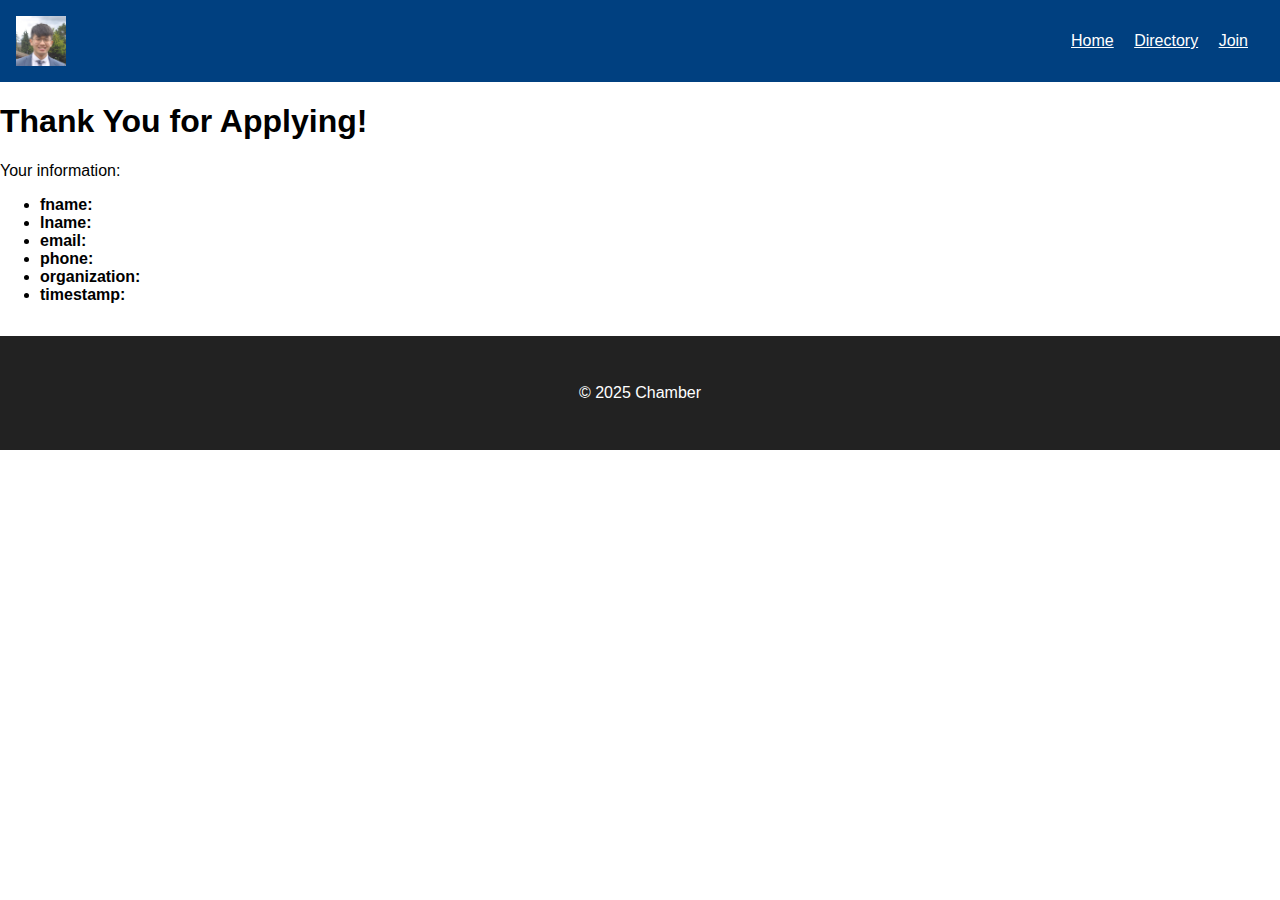
<file: chamber/thankyou.html>
<!DOCTYPE html>
<html lang="en">
<head>
<meta charset="UTF-8">
<meta name="viewport" content="width=device-width, initial-scale=1.0">
<title>Thank You!</title>

<link rel="stylesheet" href="styles/styles.css">
<script defer src="scripts/thankyou.js"></script>
</head>

<body>

<header>
  <img class="logo" src="images/logo.png">
  <nav>
    <a href="index.html">Home</a>
    <a href="directory.html">Directory</a>
    <a href="join.html">Join</a>
  </nav>
</header>

<main class="thankyou">
  <h1>Thank You for Applying!</h1>
  <p>Your information:</p>

  <div id="output"></div>
</main>

<footer>
  <p>&copy; 2025 Chamber</p>
</footer>

</body>
</html>
</file>
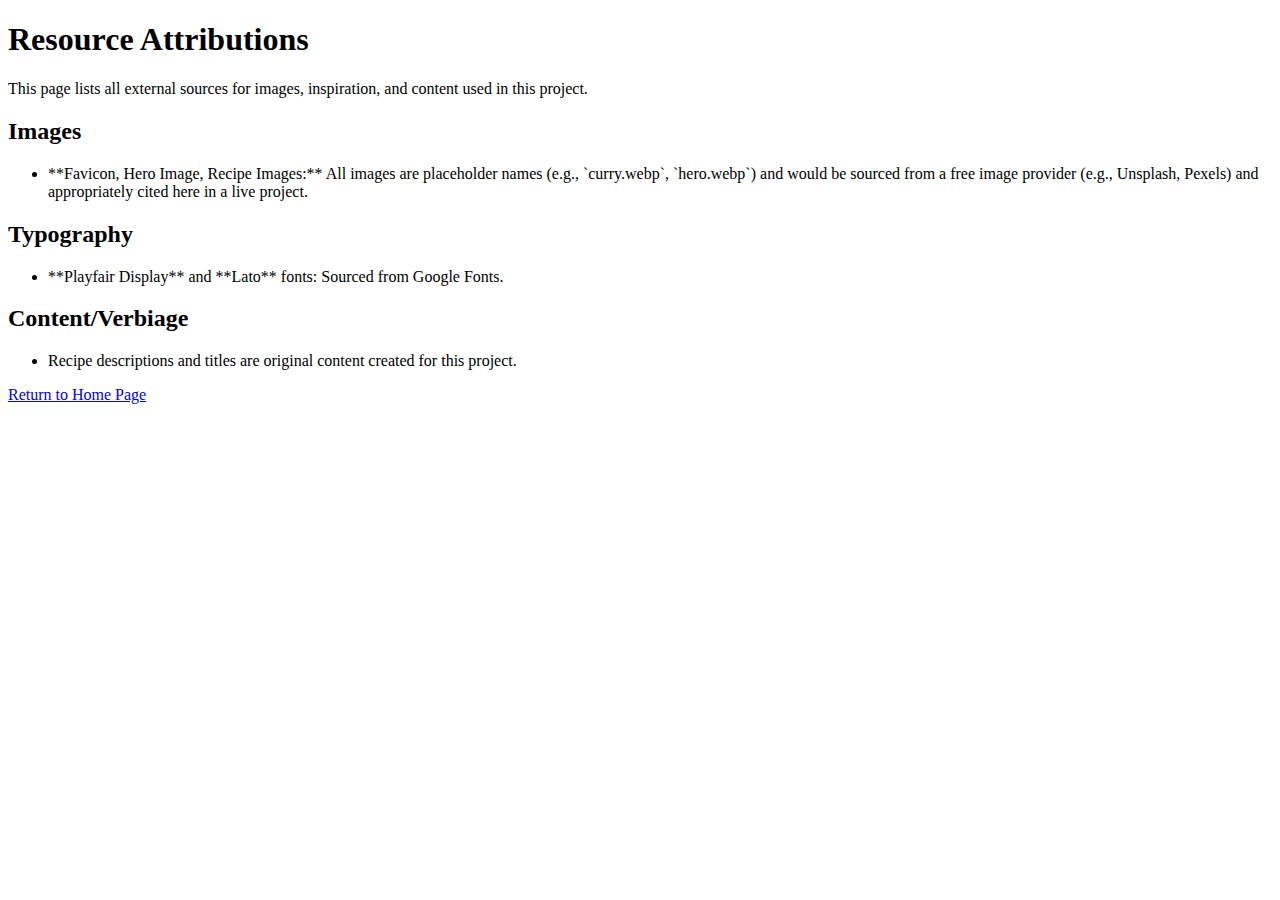
<file: Project/attribution.html>
<!DOCTYPE html>
<html lang="en">
<head>
    <meta charset="UTF-8">
    <meta name="viewport" content="width=device-width, initial-scale=1.0">
    <title>Attributions | The Green Plate</title>
    <meta name="description" content="Source credits for all images and content used on The Green Plate website.">
    <meta name="author" content="Your Name">
</head>
<body>
    <h1>Resource Attributions</h1>
    <p>This page lists all external sources for images, inspiration, and content used in this project.</p>
    
    <h2>Images</h2>
    <ul>
        <li>**Favicon, Hero Image, Recipe Images:** All images are placeholder names (e.g., `curry.webp`, `hero.webp`) and would be sourced from a free image provider (e.g., Unsplash, Pexels) and appropriately cited here in a live project.</li>
    </ul>

    <h2>Typography</h2>
    <ul>
        <li>**Playfair Display** and **Lato** fonts: Sourced from Google Fonts.</li>
    </ul>

    <h2>Content/Verbiage</h2>
    <ul>
        <li>Recipe descriptions and titles are original content created for this project.</li>
    </ul>

    <p><a href="index.html">Return to Home Page</a></p>
</body>
</html>
</file>
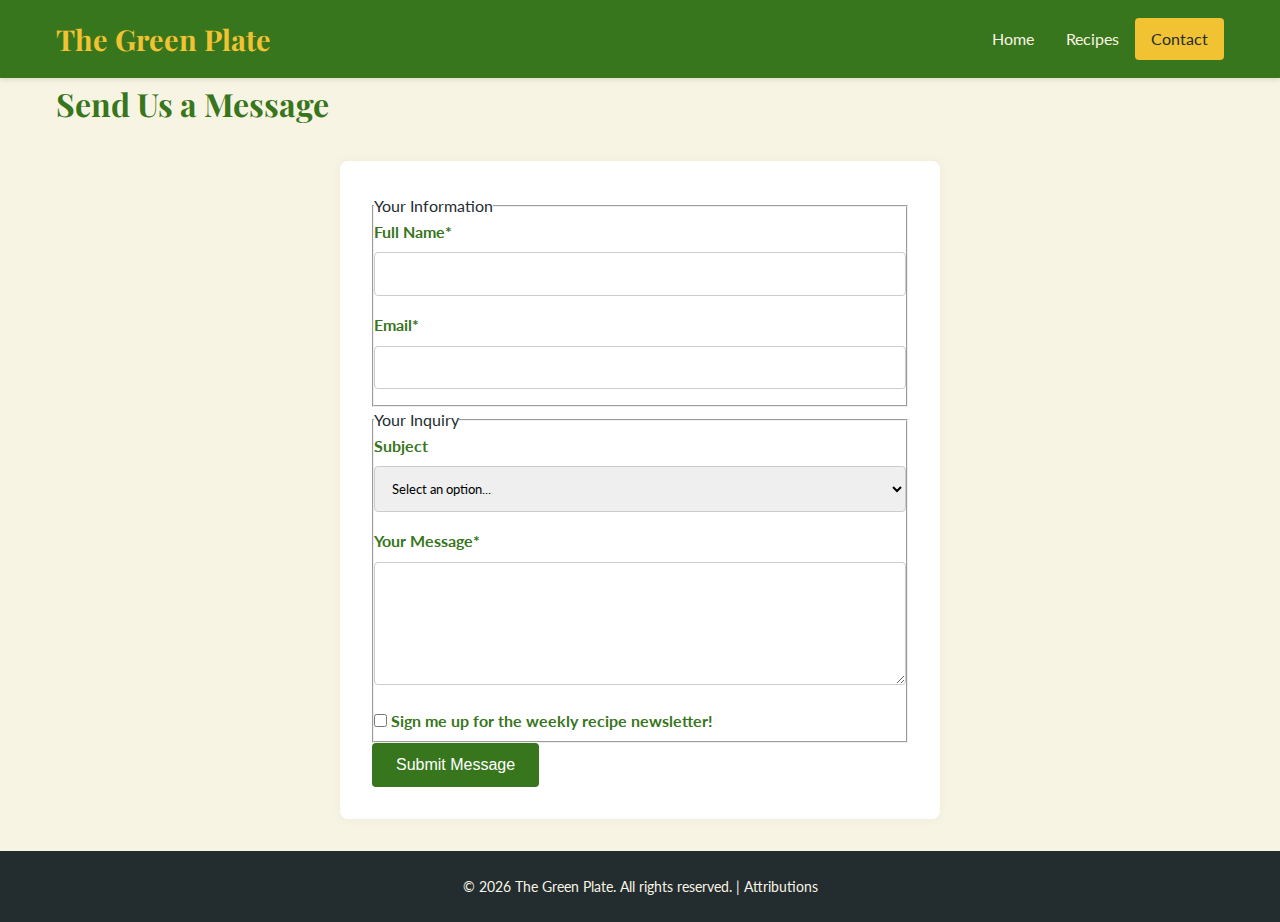
<file: Project/contact.html>
<!DOCTYPE html>
<html lang="en">
<head>
    <meta charset="UTF-8">
    <meta name="viewport" content="width=device-width, initial-scale=1.0">
    <title>Contact Us | The Green Plate</title>
    <meta name="description" content="Get in touch with The Green Plate team for recipe questions, collaboration, or feedback on our vegetarian and vegan content.">
    <meta name="author" content="Your Name">
    <link rel="icon" href="images/favicon.ico">
    <link rel="stylesheet" href="styles/main.css">
    <script type="module" src="scripts/main.js"></script>
</head>
<body>
    <header>
        <nav>
            <a href="index.html" class="logo">The Green Plate</a>
            <button class="hamburger" aria-label="Toggle navigation">&#9776;</button>
            <ul class="nav-links">
                <li><a href="index.html">Home</a></li>
                <li><a href="recipes.html">Recipes</a></li>
                <li><a href="contact.html">Contact</a></li>
            </ul>
        </nav>
    </header>

    <main id="content">
        <h1>Send Us a Message</h1>
        
        <form action="thanks.html" method="post">
            <fieldset>
                <legend>Your Information</legend>
                <label for="fullName">Full Name*</label>
                <input type="text" id="fullName" name="fullName" required>
                
                <label for="email">Email*</label>
                <input type="email" id="email" name="email" required>
            </fieldset>

            <fieldset>
                <legend>Your Inquiry</legend>
                
                <label for="subject">Subject</label>
                <select id="subject" name="subject">
                    <option value="" disabled selected>Select an option...</option>
                    <option value="recipe">Recipe Question</option>
                    <option value="feedback">Website Feedback</option>
                    <option value="collaboration">Collaboration Inquiry</option>
                    <option value="other">Other</option>
                </select>

                <label for="message">Your Message*</label>
                <textarea id="message" name="message" rows="6" required></textarea>
                
                <label>
                    <input type="checkbox" name="newsletter" value="yes"> Sign me up for the weekly recipe newsletter!
                </label>
            </fieldset>

            <button type="submit">Submit Message</button>
        </form>
    </main>

    <footer>
        <p>&copy; <span id="currentyear"></span> The Green Plate. All rights reserved. | <a href="attribution.html">Attributions</a></p>
    </footer>
</body>
</html>
</file>
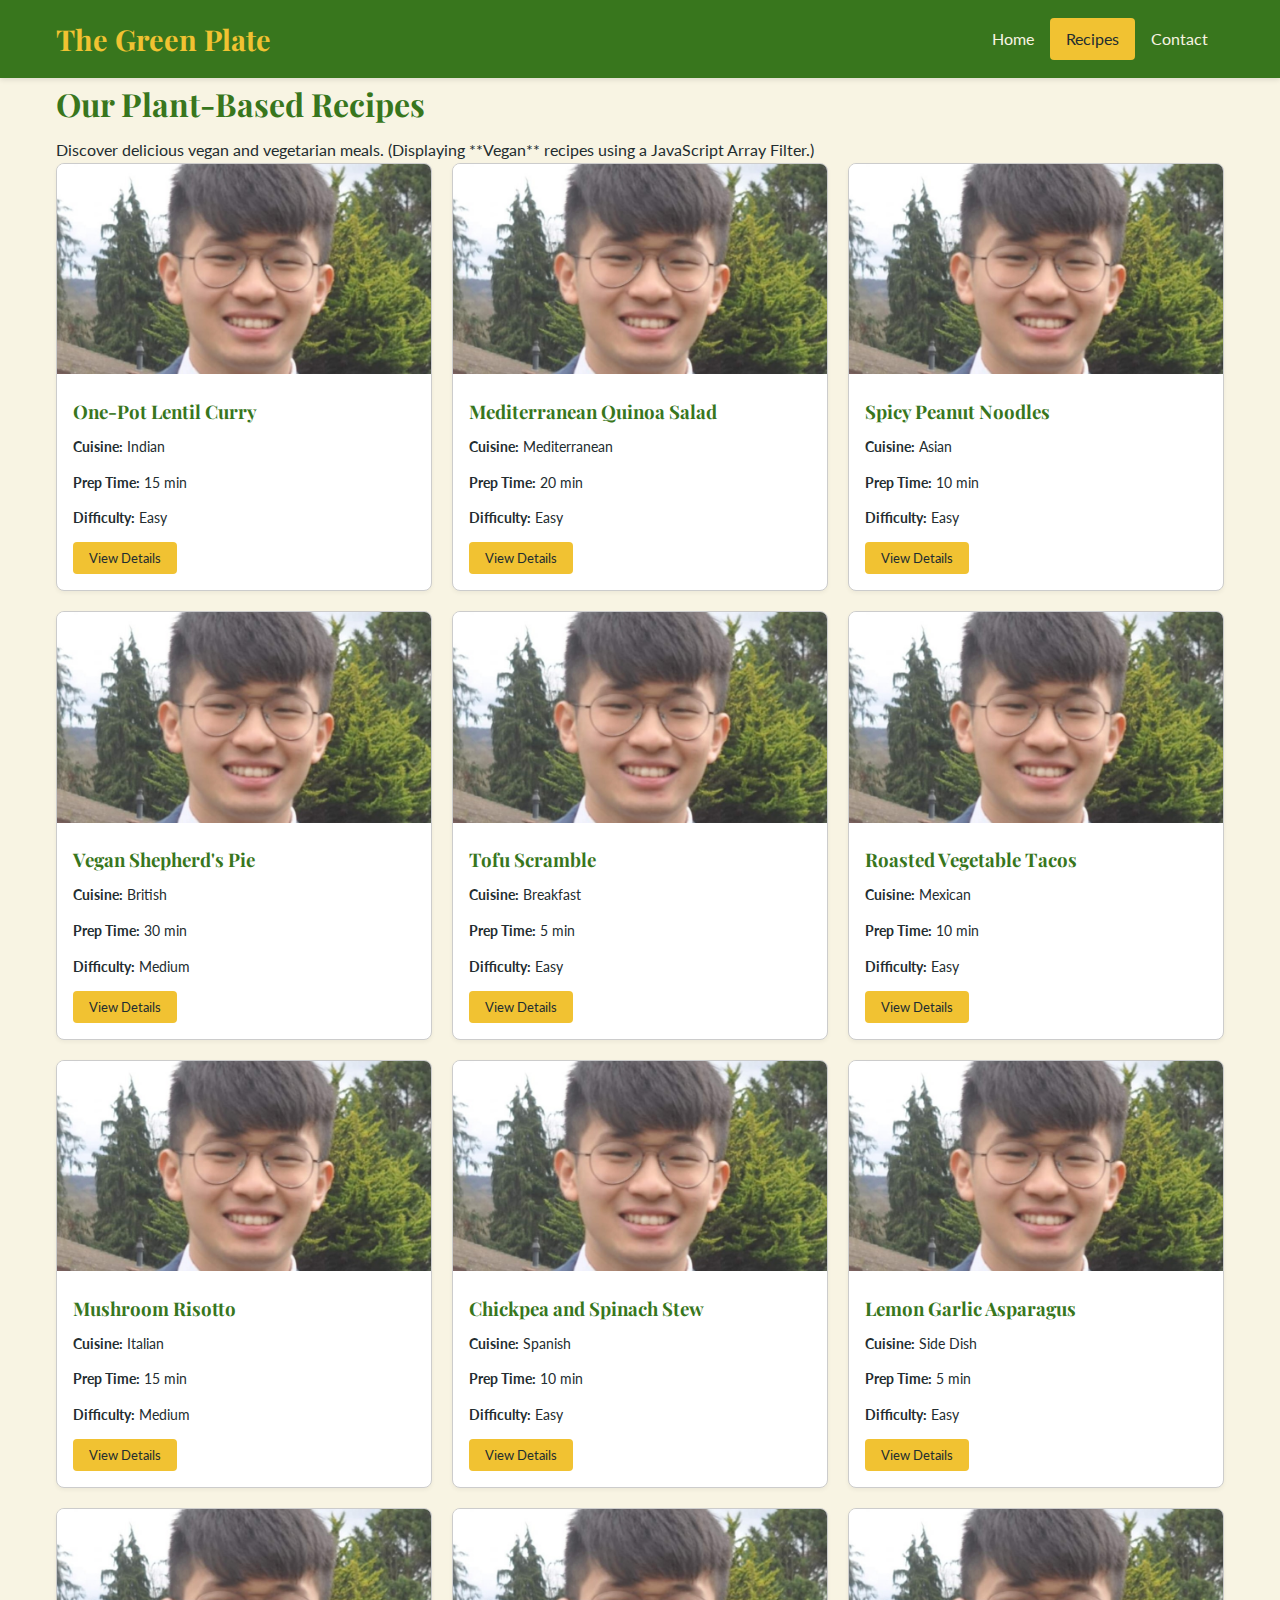
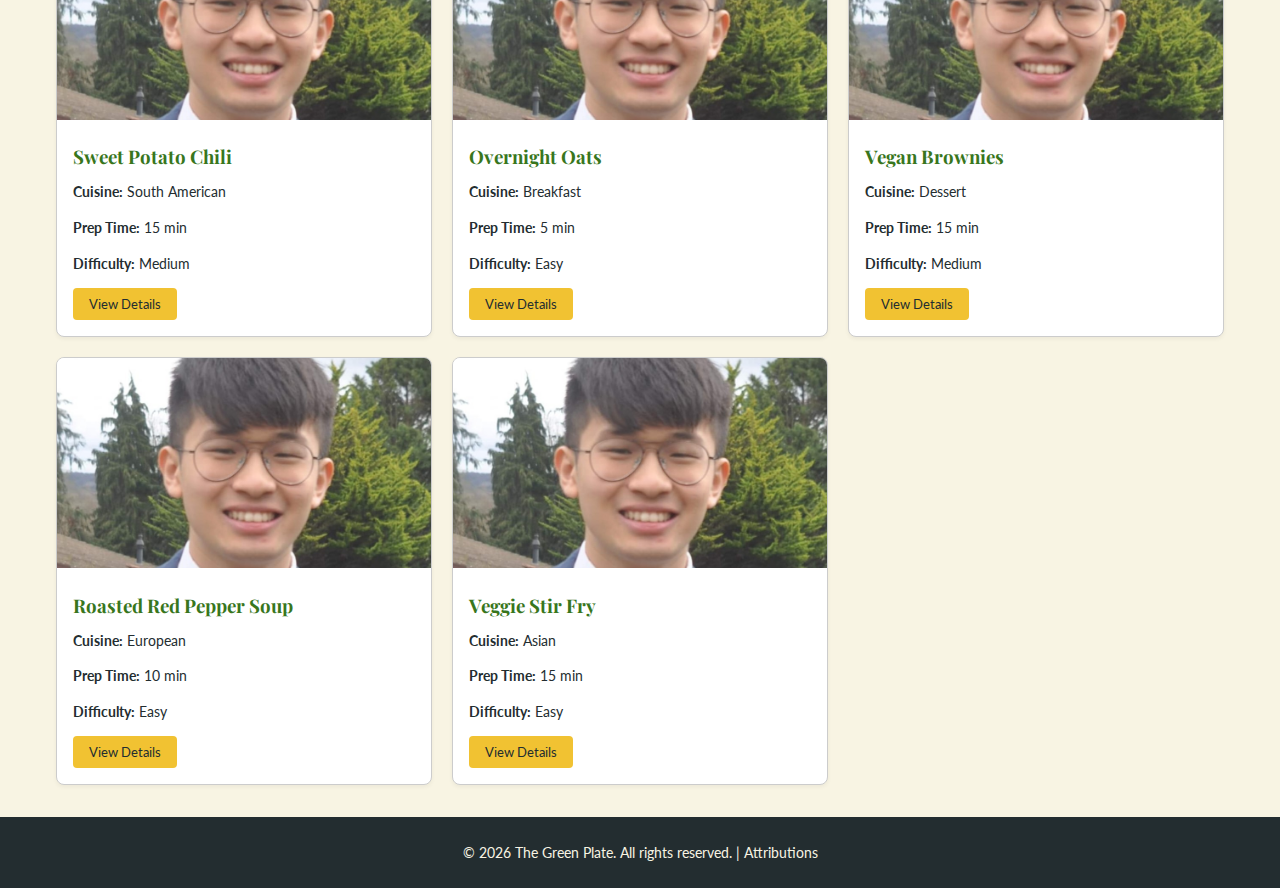
<file: Project/recipes.html>
<!DOCTYPE html>
<html lang="en">
<head>
    <meta charset="UTF-8">
    <meta name="viewport" content="width=device-width, initial-scale=1.0">
    <title>Recipes | The Green Plate</title>
    <meta name="description" content="Explore our extensive collection of vegan and vegetarian recipes, filtered by cuisine, difficulty, and cooking time.">
    <meta name="author" content="Your Name">
    <link rel="icon" href="images/favicon.ico">
    <link rel="stylesheet" href="styles/main.css">
    <script type="module" src="scripts/main.js"></script>
    <script type="module" src="scripts/recipes.js"></script>
</head>
<body>
    <header>
        <nav>
            <a href="index.html" class="logo">The Green Plate</a>
            <button class="hamburger" aria-label="Toggle navigation">&#9776;</button>
            <ul class="nav-links">
                <li><a href="index.html">Home</a></li>
                <li><a href="recipes.html">Recipes</a></li>
                <li><a href="contact.html">Contact</a></li>
            </ul>
        </nav>
    </header>

    <main id="content">
        <h1>Our Plant-Based Recipes</h1>
        <p>Discover delicious vegan and vegetarian meals. (Displaying **Vegan** recipes using a JavaScript Array Filter.)</p>
        
        <section id="recipe-list">
            <p>Loading recipes... Please wait.</p>
        </section>

        <div id="recipe-modal" class="modal" role="dialog" aria-modal="true" aria-labelledby="modal-title">
            <div class="modal-content">
                <span class="close-btn" aria-label="Close modal">&times;</span>
                <h2 id="modal-title">Recipe Details</h2>
                <div id="modal-description">
                    <p>Details will be loaded here dynamically.</p>
                </div>
            </div>
        </div>
    </main>

    <footer>
        <p>&copy; <span id="currentyear"></span> The Green Plate. All rights reserved. | <a href="attribution.html">Attributions</a></p>
    </footer>
</body>
</html>
</file>
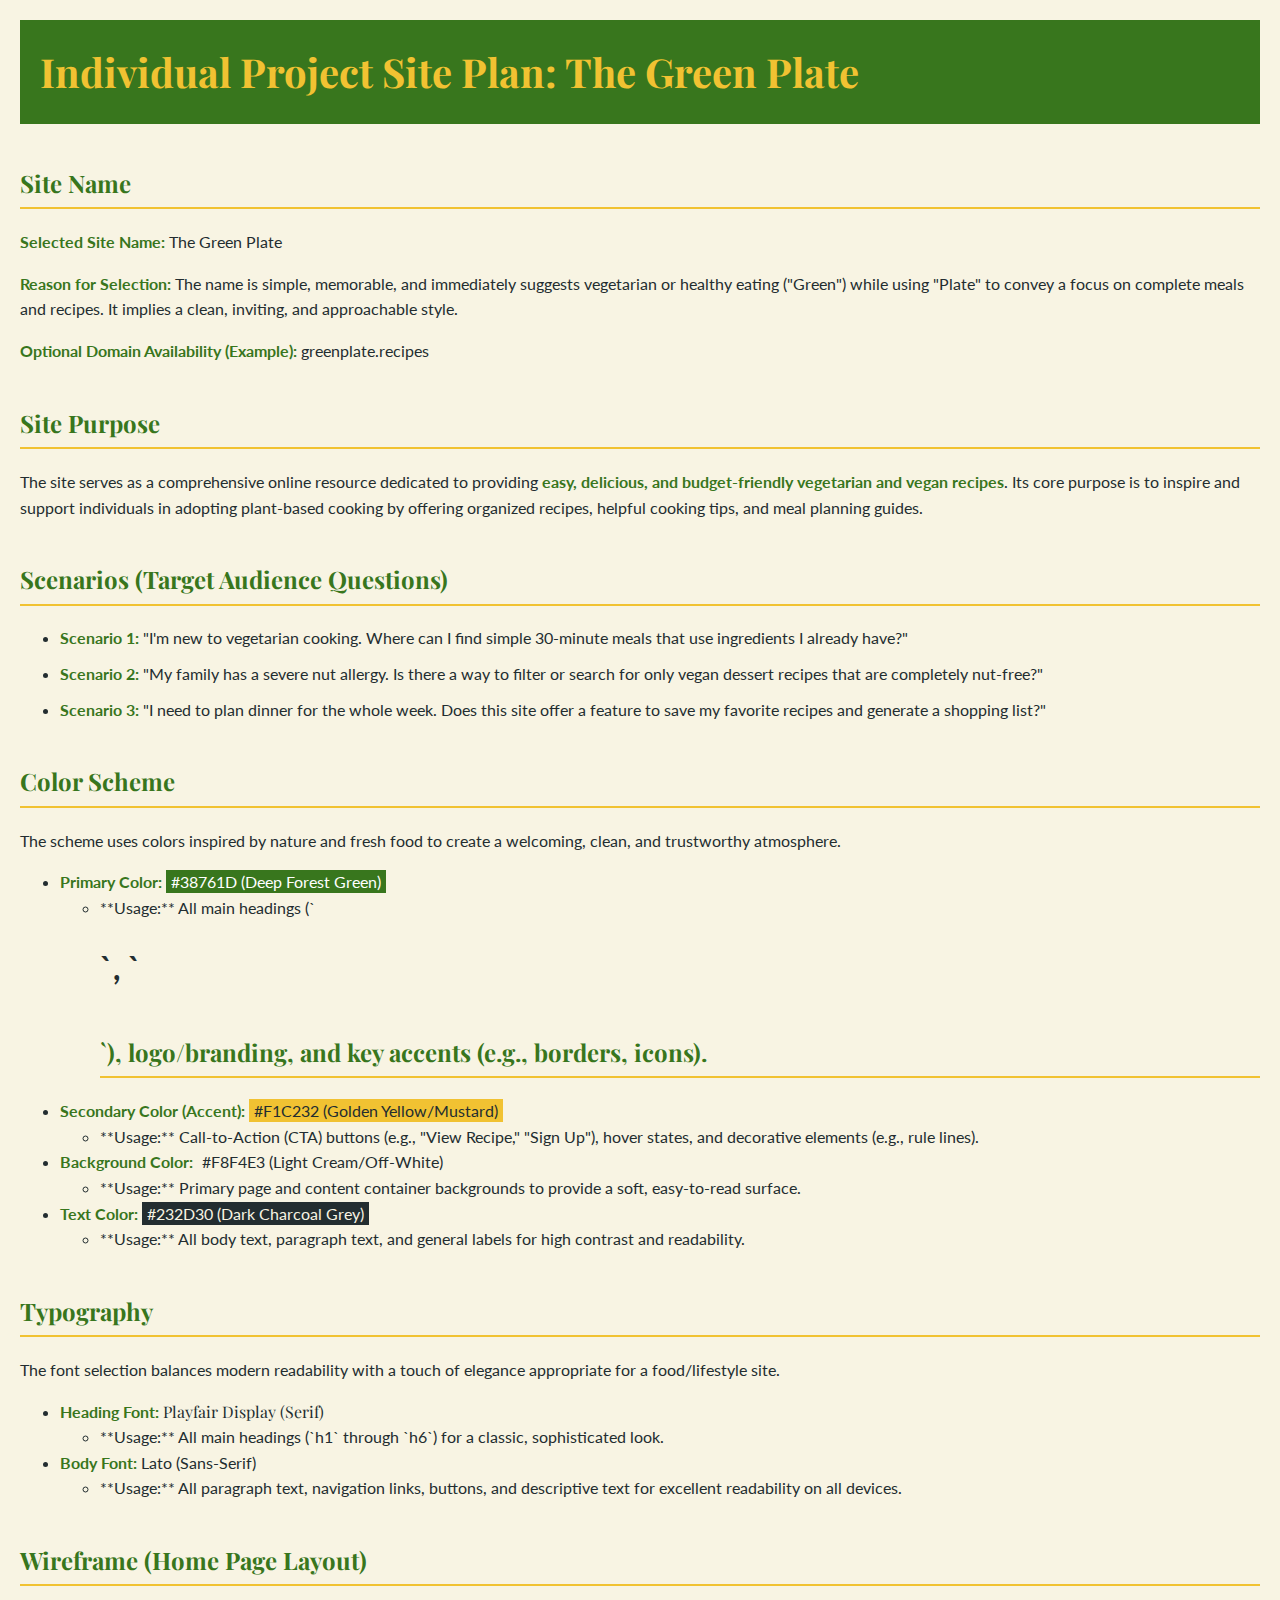
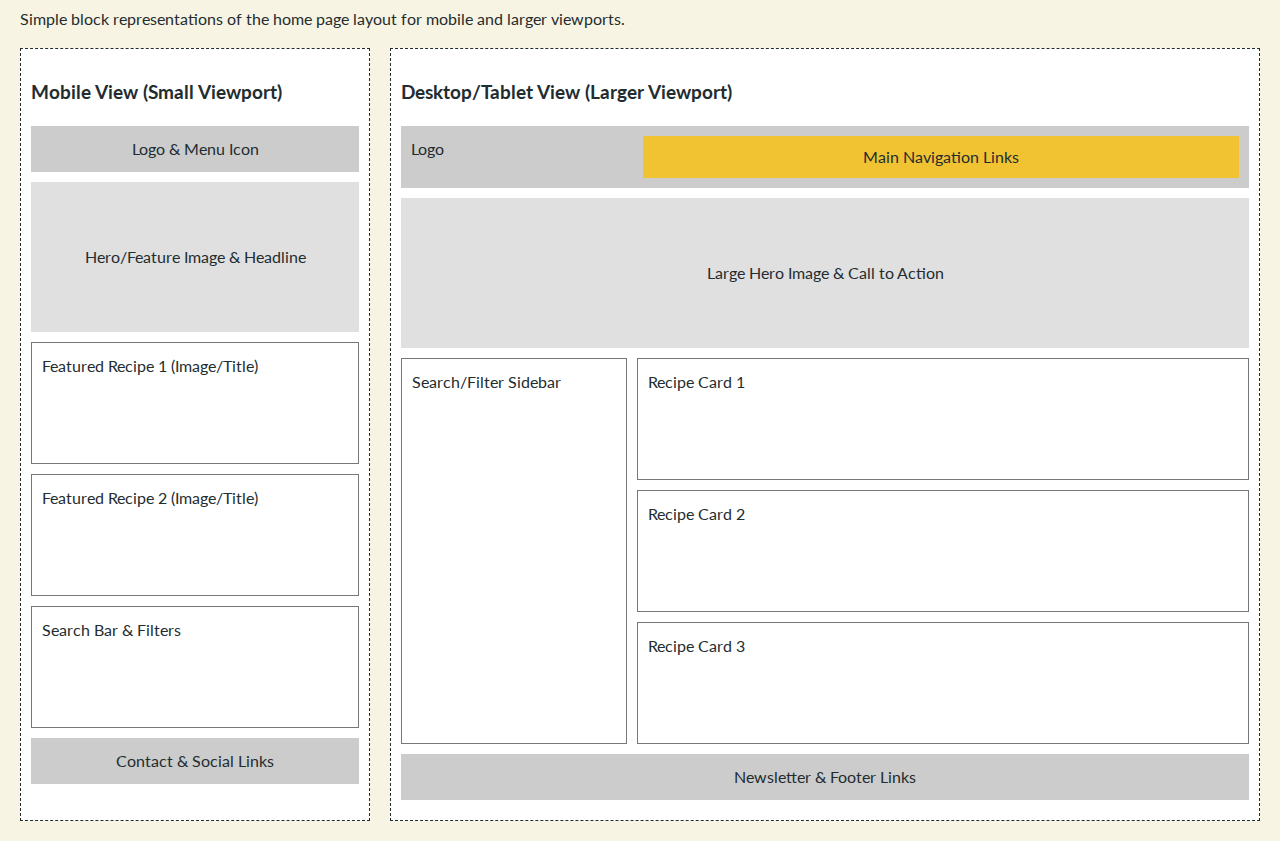
<file: Project/site-plan.html>
<!DOCTYPE html>
<html lang="en">
<head>
    <meta charset="UTF-8">
    <meta name="viewport" content="width=device-width, initial-scale=1.0">
    <title>Site Plan: The Green Plate</title>
    <style>
        /* CSS to demonstrate selected Color Scheme and Typography */
        :root {
            /* Color Scheme Variables */
            --primary-color: #38761D; /* Deep Green for Headings/Accents */
            --secondary-color: #F1C232; /* Golden Yellow for Highlight/Buttons */
            --background-color: #F8F4E3; /* Light Cream/Off-White for Background */
            --text-color: #232D30; /* Dark Grey/Near Black for Body Text */

            /* Typography Variables */
            --heading-font: 'Playfair Display', serif;
            --body-font: 'Lato', sans-serif;
        }

        body {
            font-family: var(--body-font);
            background-color: var(--background-color);
            color: var(--text-color);
            margin: 0;
            padding: 20px;
            line-height: 1.6;
        }

        header {
            background-color: var(--primary-color);
            color: var(--background-color);
            padding: 20px;
            margin-bottom: 30px;
        }

        header h1 {
            font-family: var(--heading-font);
            color: var(--secondary-color);
            margin: 0;
            font-size: 2.5rem;
        }

        h2 {
            font-family: var(--heading-font);
            color: var(--primary-color);
            border-bottom: 2px solid var(--secondary-color);
            padding-bottom: 5px;
            margin-top: 40px;
        }

        strong {
            color: var(--primary-color);
        }

        .scenario-list li {
            margin-bottom: 10px;
        }

        /* Wireframe Styles - Simple visualization */
        .wireframe-container {
            display: flex;
            gap: 20px;
            flex-wrap: wrap;
        }

        .wireframe {
            border: 1px dashed var(--text-color);
            padding: 10px;
            flex: 1 1 300px;
            min-height: 400px;
            box-sizing: border-box;
            background-color: white;
        }

        .wireframe-mobile {
            max-width: 350px;
        }

        .wf-header, .wf-footer {
            background-color: #ccc;
            padding: 10px;
            text-align: center;
            margin-bottom: 10px;
        }

        .wf-nav {
            background-color: var(--secondary-color);
            padding: 8px;
            text-align: center;
            margin-bottom: 10px;
        }

        .wf-feature {
            height: 150px;
            background-color: #E0E0E0;
            margin-bottom: 10px;
            text-align: center;
            line-height: 150px;
        }

        .wf-content {
            border: 1px solid #777;
            padding: 10px;
            margin-bottom: 10px;
            min-height: 100px;
        }
    </style>
    <link href="https://fonts.googleapis.com/css2?family=Playfair+Display:wght@400;700&family=Lato:wght@400;700&display=swap" rel="stylesheet">
</head>
<body>
    <header>
        <h1>Individual Project Site Plan: The Green Plate</h1>
    </header>

    <main>
        <section>
            <h2>Site Name</h2>
            <p><strong>Selected Site Name:</strong> The Green Plate</p>
            <p><strong>Reason for Selection:</strong> The name is simple, memorable, and immediately suggests vegetarian or healthy eating ("Green") while using "Plate" to convey a focus on complete meals and recipes. It implies a clean, inviting, and approachable style.</p>
            <p><strong>Optional Domain Availability (Example):</strong> greenplate.recipes</p>
        </section>

        <section>
            <h2>Site Purpose</h2>
            <p>The site serves as a comprehensive online resource dedicated to providing <strong>easy, delicious, and budget-friendly vegetarian and vegan recipes</strong>. Its core purpose is to inspire and support individuals in adopting plant-based cooking by offering organized recipes, helpful cooking tips, and meal planning guides.</p>
        </section>

        <section>
            <h2>Scenarios (Target Audience Questions)</h2>
            <ul class="scenario-list">
                <li><strong>Scenario 1:</strong> "I'm new to vegetarian cooking. Where can I find simple 30-minute meals that use ingredients I already have?"</li>
                <li><strong>Scenario 2:</strong> "My family has a severe nut allergy. Is there a way to filter or search for only vegan dessert recipes that are completely nut-free?"</li>
                <li><strong>Scenario 3:</strong> "I need to plan dinner for the whole week. Does this site offer a feature to save my favorite recipes and generate a shopping list?"</li>
            </ul>
        </section>

        <section>
            <h2>Color Scheme</h2>
            <p>The scheme uses colors inspired by nature and fresh food to create a welcoming, clean, and trustworthy atmosphere.</p>
            <ul>
                <li><strong>Primary Color:</strong> <span style="background-color: var(--primary-color); color: white; padding: 2px 5px;">#38761D (Deep Forest Green)</span></li>
                <ul>
                    <li>**Usage:** All main headings (`<h1>`, `<h2>`), logo/branding, and key accents (e.g., borders, icons).</li>
                </ul>
                <li><strong>Secondary Color (Accent):</strong> <span style="background-color: var(--secondary-color); color: var(--text-color); padding: 2px 5px;">#F1C232 (Golden Yellow/Mustard)</span></li>
                <ul>
                    <li>**Usage:** Call-to-Action (CTA) buttons (e.g., "View Recipe," "Sign Up"), hover states, and decorative elements (e.g., rule lines).</li>
                </ul>
                <li><strong>Background Color:</strong> <span style="background-color: var(--background-color); color: var(--text-color); padding: 2px 5px;">#F8F4E3 (Light Cream/Off-White)</span></li>
                <ul>
                    <li>**Usage:** Primary page and content container backgrounds to provide a soft, easy-to-read surface.</li>
                </ul>
                <li><strong>Text Color:</strong> <span style="background-color: var(--text-color); color: var(--background-color); padding: 2px 5px;">#232D30 (Dark Charcoal Grey)</span></li>
                <ul>
                    <li>**Usage:** All body text, paragraph text, and general labels for high contrast and readability.</li>
                </ul>
            </ul>
        </section>

        <section>
            <h2>Typography</h2>
            <p>The font selection balances modern readability with a touch of elegance appropriate for a food/lifestyle site.</p>
            <ul>
                <li><strong>Heading Font:</strong> <span style="font-family: var(--heading-font);">Playfair Display (Serif)</span></li>
                <ul>
                    <li>**Usage:** All main headings (`h1` through `h6`) for a classic, sophisticated look.</li>
                </ul>
                <li><strong>Body Font:</strong> <span style="font-family: var(--body-font);">Lato (Sans-Serif)</span></li>
                <ul>
                    <li>**Usage:** All paragraph text, navigation links, buttons, and descriptive text for excellent readability on all devices.</li>
                </ul>
            </ul>
        </section>

        <section>
            <h2>Wireframe (Home Page Layout)</h2>
            <p>Simple block representations of the home page layout for mobile and larger viewports.</p>

            <div class="wireframe-container">
                <div class="wireframe wireframe-mobile">
                    <h3>Mobile View (Small Viewport)</h3>
                    <div class="wf-header">Logo & Menu Icon</div>
                    <div class="wf-feature">Hero/Feature Image & Headline</div>
                    <div class="wf-content">Featured Recipe 1 (Image/Title)</div>
                    <div class="wf-content">Featured Recipe 2 (Image/Title)</div>
                    <div class="wf-content">Search Bar & Filters</div>
                    <div class="wf-footer">Contact & Social Links</div>
                </div>

                <div class="wireframe">
                    <h3>Desktop/Tablet View (Larger Viewport)</h3>
                    <div class="wf-header" style="display: flex; justify-content: space-between;">
                        <span>Logo</span>
                        <div class="wf-nav" style="width: 70%; margin: 0;">Main Navigation Links</div>
                    </div>
                    <div class="wf-feature">Large Hero Image & Call to Action</div>
                    <div style="display: flex; gap: 10px;">
                        <div class="wf-content" style="flex: 1;">Search/Filter Sidebar</div>
                        <div style="flex: 3;">
                            <div class="wf-content">Recipe Card 1</div>
                            <div class="wf-content">Recipe Card 2</div>
                            <div class="wf-content">Recipe Card 3</div>
                        </div>
                    </div>
                    <div class="wf-footer">Newsletter & Footer Links</div>
                </div>
            </div>
            
        </section>
    </main>
</body>
</html>
</file>
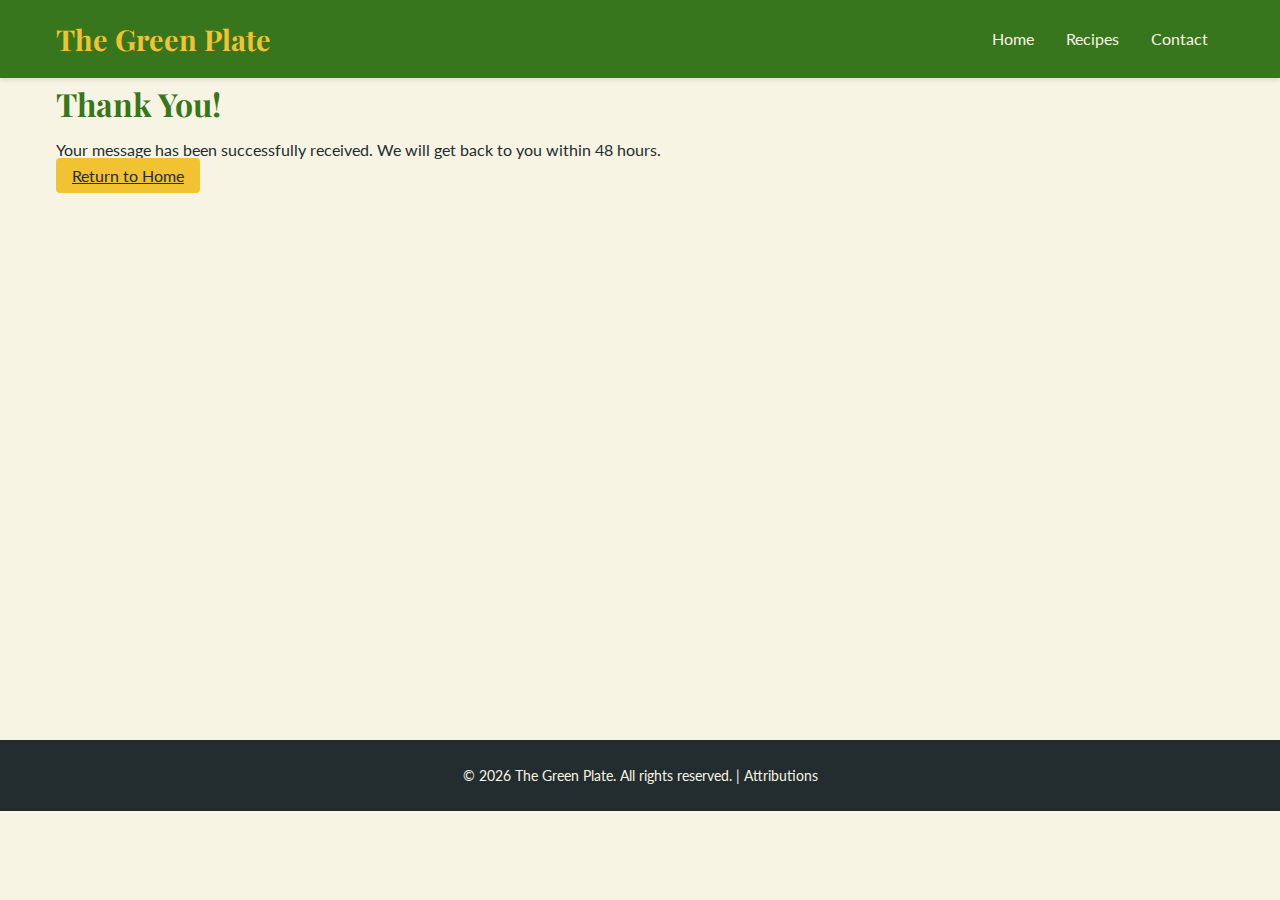
<file: Project/thanks.html>
<!DOCTYPE html>
<html lang="en">
<head>
    <meta charset="UTF-8">
    <meta name="viewport" content="width=device-width, initial-scale=1.0">
    <title>Thank You | The Green Plate</title>
    <meta name="description" content="Thank you for contacting The Green Plate. Your submission has been received.">
    <meta name="author" content="Your Name">
    <link rel="icon" href="images/favicon.ico">
    <link rel="stylesheet" href="styles/main.css">
    <script type="module" src="scripts/main.js"></script>
</head>
<body>
    <header>
        <nav>
            <a href="index.html" class="logo">The Green Plate</a>
            <button class="hamburger" aria-label="Toggle navigation">&#9776;</button>
            <ul class="nav-links">
                <li><a href="index.html">Home</a></li>
                <li><a href="recipes.html">Recipes</a></li>
                <li><a href="contact.html">Contact</a></li>
            </ul>
        </nav>
    </header>

    <main id="content">
        <h1>Thank You!</h1>
        <p>Your message has been successfully received. We will get back to you within 48 hours.</p>
<!--
        <h2>Summary of Submission (Demonstrating Form Data Display)</h2>
        <div id="form-data-display" style="border: 1px dashed #ccc; padding: 15px; background-color: white;">
            <script>
                // JavaScript to display submitted form data
                document.addEventListener('DOMContentLoaded', () => {
                    const params = new URLSearchParams(window.location.search);
                    const display = document.getElementById('form-data-display');
                    
                    if (params.size === 0) {
                        display.innerHTML = "<p>No form data was submitted via GET request.</p>";
                        // Note: For POST, you would need server-side processing, but for this course's requirement, 
                        // we can manually mock the display for demonstration if needed, or rely on the query string display.
                    } else {
                        let html = '<ul>';
                        for (const [key, value] of params.entries()) {
                            // Using Template Literals to display data properties
                            html += `<li><strong>${key}:</strong> ${value || '[N/A]'}</li>`;
                        }
                        html += '</ul>';
                        display.innerHTML = html;
                    }
                });
            </script>
            <p><strong>Note:</strong> Since the form uses `method="post"`, the data is not visible in the URL bar (query string). To fully display POST data, a server is required. This page confirms submission and uses client-side JS to show how submitted data *properties* would be handled.</p>
        </div>
    -->       
        <p><a href="index.html" class="btn-detail">Return to Home</a></p>
    </main>

    <footer>
        <p>&copy; <span id="currentyear"></span> The Green Plate. All rights reserved. | <a href="attribution.html">Attributions</a></p>
    </footer>
</body>
</html>
</file>
<file: chamber/styles/styles.css>
body {
    font-family: "Roboto", Arial, sans-serif;
    margin: 0;
}

/* Header */
header {
    background: #004080;
    color: white;
    padding: 1rem;
    display: flex;
    align-items: center;
    justify-content: space-between;
}

header img.logo {
    height: 50px;
}

main img {
    height: 100px;
}

/* Navigation */
#menu-btn {
    display: none;
}

nav a {
    color: white;
    margin-right: 1rem;
}

nav a.active {
    font-weight: bold;
}

/* Directory container */
#member-container.grid {
    display: grid;
    grid-template-columns: repeat(auto-fit, minmax(250px, 1fr));
    gap: 1rem;
}

#member-container.list {
    display: block;
}

.member-card {
    border: 1px solid #ccc;
    padding: 1rem;
    text-align: center;
}

.member-card img {
    width: 120px;
    height: auto;
}

/* Footer */
footer {
    background: #222;
    color: white;
    text-align: center;
    padding: 2rem;
    margin-top: 2rem;
}

/* Mobile Responsive */
@media (max-width: 600px) {
    #menu-btn {
        display: block;
        background: none;
        font-size: 2rem;
        border: none;
        color: white;
    }

    nav {
        display: none;
        flex-direction: column;
        background: #003366;
        padding: 1rem;
    }

    nav.open {
        display: flex;
    }
}

/* Join page layout */
.join-layout {
  display: grid;
  grid-template-columns: 1fr;
  gap: 2rem;
  padding: 1rem;
}

@media (min-width: 900px) {
  .join-layout {
    grid-template-columns: 2fr 1fr;
  }
}

.join-form-section form {
  display: flex;
  flex-direction: column;
  gap: 1rem;
}

label {
  display: flex;
  flex-direction: column;
  font-weight: 600;
}

input, select, textarea {
  padding: .6rem;
  border: 1px solid #aaa;
  border-radius: 6px;
  font-size: 1rem;
}

.membership-cards {
  display: flex;
  flex-direction: column;
  gap: 1rem;
}

/* card initial animation */
.card {
  padding: 1rem;
  border: 1px solid #ccc;
  border-radius: 10px;
  background: #f7f7f7;
  opacity: 0;
  transform: translateY(20px);
}

.card.fade-in {
  animation: fadeInCard .6s forwards ease-out;
}

@keyframes fadeInCard {
  to {
    opacity: 1;
    transform: translateY(0);
  }
}

/* modals */
.modal {
  display: none;
  position: fixed;
  left: 0; top: 0;
  width: 100%; height: 100%;
  background: rgba(0,0,0,.5);
}

.modal-content {
  background: #fff;
  margin: 10% auto;
  padding: 2rem;
  width: 90%;
  max-width: 400px;
  border-radius: 10px;
}

.close {
  float: right;
  cursor: pointer;
  font-size: 1.5rem;
}

/* Spotlight section */
#spotlight-container {
  display: grid;
  gap: 1rem;
  grid-template-columns: repeat(auto-fit, minmax(260px, 1fr));
}

.spotlight-card {
  border: 1px solid #ccc;
  padding: 1rem;
  background: white;
  border-radius: 8px;
  text-align: center;
  box-shadow: 0 2px 6px rgba(0,0,0,.1);
}

.spot-logo {
  width: 120px;
  height: auto;
  margin-bottom: .5rem;
}

.membership-tag {
  font-weight: bold;
  padding: .3rem .6rem;
  display: inline-block;
  border-radius: 6px;
  margin-top: .5rem;
}

.membership-tag.gold {
  background: gold;
  color: black;
}

.membership-tag.silver {
  background: silver;
  color: black;
}

/* ---------- Discover page: grid areas ---------- */

/* base: small screens (320–640) — single column; use named areas stacked */
.places-grid {
  display: grid;
  gap: 1rem;
  padding: 1rem;
  grid-template-columns: 1fr;
  grid-template-areas:
    "a1"
    "a2"
    "a3"
    "a4"
    "a5"
    "a6"
    "a7"
    "a8";
}

/* area class mapping (area-1 .. area-8) just keeps semantic names */
.place-card { 
  background: #fff;
  border: 1px solid #e6e6e6;
  padding: 0.8rem;
  border-radius: 8px;
}
.place-card h2 { font-size: 1.1rem; margin: .2rem 0 .4rem; }
.place-card figure { margin: 0 0 .5rem; }
.place-card img { width: 100%; height: auto; display:block; border-radius:6px; }

/* medium screens (641–1024) — 2 columns layout with named areas */
@media (min-width: 641px) and (max-width: 1024px) {
  .places-grid {
    grid-template-columns: repeat(2, 1fr);
    grid-template-areas:
      "a1 a2"
      "a3 a4"
      "a5 a6"
      "a7 a8";
  }
}

/* large screens (1025+) — 4 columns with custom arrangement */
@media (min-width: 1025px) {
  .places-grid {
    grid-template-columns: repeat(4, 1fr);
    grid-template-areas:
      "a1 a2 a3 a4"
      "a5 a6 a7 a8";
  }
}

/* tie DOM elements (area classes) to the named grid areas */
.area-1 { grid-area: a1; }
.area-2 { grid-area: a2; }
.area-3 { grid-area: a3; }
.area-4 { grid-area: a4; }
.area-5 { grid-area: a5; }
.area-6 { grid-area: a6; }
.area-7 { grid-area: a7; }
.area-8 { grid-area: a8; }

/* hover effect only for larger screens (not mobile) */
@media (min-width: 641px) {
  .place-card figure img {
    transition: transform .28s ease, filter .28s ease, box-shadow .28s ease;
  }
  .place-card:hover figure img,
  .place-card:focus-within figure img {
    transform: scale(1.05);
    filter: saturate(1.05) contrast(1.02);
    box-shadow: 0 8px 20px rgba(0,0,0,0.12);
  }
}

/* 'more' toggle area */
.place-card .more { margin-top:.5rem; border-top:1px dashed #ddd; padding-top:.5rem; }

/* visit message */
.visit-message {
  background: #fffbe6;
  border: 1px solid #ffe58f;
  padding: .6rem 1rem;
  margin: 1rem;
  border-radius: 6px;
  font-weight: 600;
}

/* keyboard focus visible */
.place-card:focus-within { outline: 2px solid #cce4ff; outline-offset: 3px; }
</file>
<file: Project/styles/main.css>
/* Import Google Fonts - Playfair Display (Headings) and Lato (Body) */
@import url('https://fonts.googleapis.com/css2?family=Playfair+Display:wght@400;700&family=Lato:wght@400;700&display=swap');

/* --- 1. Site Plan Variables --- */
:root {
    --primary-color: #38761D; /* Deep Green */
    --secondary-color: #F1C232; /* Golden Yellow */
    --background-color: #F8F4E3; /* Light Cream */
    --text-color: #232D30; /* Dark Charcoal */

    --heading-font: 'Playfair Display', serif;
    --body-font: 'Lato', sans-serif;
    --max-width: 1200px;
}

/* --- 2. Global Resets and Body Styles --- */
* {
    box-sizing: border-box;
    margin: 0;
    padding: 0;
}

body {
    font-family: var(--body-font);
    background-color: var(--background-color);
    color: var(--text-color);
    line-height: 1.6;
}

#content {
    max-width: var(--max-width);
    margin: 0 auto;
    padding: 0 1rem;
}

h1, h2, h3 {
    font-family: var(--heading-font);
    color: var(--primary-color);
    margin-bottom: 0.5rem;
}

h2 {
    border-bottom: 2px solid var(--secondary-color);
    padding-bottom: 0.3rem;
    margin-top: 1.5rem;
}

/* --- 3. Header and Navigation (Responsive) --- */
header {
    background-color: var(--primary-color);
    color: var(--background-color);
    padding: 1rem 0;
    box-shadow: 0 2px 5px rgba(0, 0, 0, 0.1);
}

nav {
    display: flex;
    justify-content: space-between;
    align-items: center;
    max-width: var(--max-width);
    margin: 0 auto;
    padding: 0 1rem;
}

.logo {
    font-family: var(--heading-font);
    font-size: 1.8rem;
    font-weight: 700;
    color: var(--secondary-color);
    text-decoration: none;
}

.nav-links {
    list-style: none;
    display: none; /* Hidden by default on small screens */
    flex-direction: column;
    position: absolute;
    top: 60px; /* Adjust based on header height */
    left: 0;
    width: 100%;
    background-color: var(--primary-color);
    text-align: center;
    z-index: 10;
}

.nav-links.show {
    display: flex;
}

.nav-links li a {
    display: block;
    padding: 1rem;
    color: var(--background-color);
    text-decoration: none;
    transition: background-color 0.3s;
}

.nav-links li a:hover {
    background-color: #559933; /* Darker green on hover */
}

/* Wayfinding: Current page active state */
.nav-links li a.active {
    background-color: var(--secondary-color);
    color: var(--text-color);
}

.hamburger {
    display: block; /* Visible on small screens */
    cursor: pointer;
    font-size: 2rem;
    color: var(--secondary-color);
    z-index: 20;
    background: none;
    border: none;
}

/* --- 4. Main Content Styling --- */
main {
    padding: 2rem 0;
    min-height: 70vh;
}

.hero {
    background: url('../images/hero.webp') center/cover no-repeat;
    height: 300px;
    display: flex;
    align-items: center;
    justify-content: center;
    text-align: center;
    color: white;
    margin-bottom: 2rem;
    border-radius: 8px;
    box-shadow: 0 4px 6px rgba(0, 0, 0, 0.1);
}

.hero h1 {
    color: white;
    background-color: rgba(0, 0, 0, 0.4);
    padding: 0.5rem 1rem;
    border-radius: 5px;
}

/* Recipe Grid (recipes.html) */
#recipe-list {
    display: grid;
    grid-template-columns: 1fr;
    gap: 20px;
}

.recipe-card {
    background-color: white;
    border: 1px solid #ccc;
    border-radius: 8px;
    overflow: hidden;
    box-shadow: 0 2px 4px rgba(0, 0, 0, 0.05);
    transition: transform 0.3s;
}

.recipe-card:hover {
    transform: translateY(-5px);
    box-shadow: 0 4px 8px rgba(0, 0, 0, 0.1);
}

.recipe-card img {
    width: 100%;
    height: auto;
    aspect-ratio: 16 / 9; /* Intrinsic Aspect Ratio */
    object-fit: cover;
}

.card-content {
    padding: 1rem;
}

.card-content h3 {
    margin-bottom: 0.5rem;
}

.card-content p {
    font-size: 0.9rem;
    margin-bottom: 0.8rem;
}

.btn-detail {
    background-color: var(--secondary-color);
    color: var(--text-color);
    padding: 0.5rem 1rem;
    border: none;
    border-radius: 4px;
    cursor: pointer;
    transition: background-color 0.3s;
    font-family: var(--body-font);
}

.btn-detail:hover {
    background-color: #e0b42c;
}

/* --- 5. Form Styling (contact.html) --- */
form {
    max-width: 600px;
    margin: 2rem auto;
    padding: 2rem;
    background-color: white;
    border-radius: 8px;
    box-shadow: 0 0 10px rgba(0, 0, 0, 0.05);
}

label {
    display: block;
    margin-bottom: 0.5rem;
    font-weight: bold;
    color: var(--primary-color);
}

input[type="text"],
input[type="email"],
textarea,
select {
    width: 100%;
    padding: 0.8rem;
    margin-bottom: 1rem;
    border: 1px solid #ccc;
    border-radius: 4px;
    font-family: var(--body-font);
}

button[type="submit"] {
    background-color: var(--primary-color);
    color: white;
    padding: 0.8rem 1.5rem;
    border: none;
    border-radius: 4px;
    cursor: pointer;
    font-size: 1rem;
    transition: background-color 0.3s;
}

button[type="submit"]:hover {
    background-color: #2c5916;
}

/* --- 6. Footer --- */
footer {
    background-color: var(--text-color);
    color: var(--background-color);
    text-align: center;
    padding: 1.5rem 0;
    margin-top: 2rem;
    font-size: 0.9rem;
}

footer p, footer a {
    color: var(--background-color);
    text-decoration: none;
}

footer a:hover {
    color: var(--secondary-color);
}

/* --- 7. Modal Dialog Styles --- */
.modal {
    display: none; 
    position: fixed;
    z-index: 100;
    left: 0;
    top: 0;
    width: 100%;
    height: 100%;
    overflow: auto;
    background-color: rgba(0, 0, 0, 0.4); 
}

.modal-content {
    background-color: var(--background-color);
    margin: 15% auto; /* 15% from the top and centered */
    padding: 30px;
    border: 1px solid #888;
    width: 90%; 
    max-width: 600px;
    border-radius: 8px;
    position: relative;
    box-shadow: 0 5px 15px rgba(0, 0, 0, 0.3);
}

.close-btn {
    color: #aaa;
    float: right;
    font-size: 28px;
    font-weight: bold;
}

.close-btn:hover,
.close-btn:focus {
    color: var(--primary-color);
    text-decoration: none;
    cursor: pointer;
}

/* --- 8. Media Queries (Responsive Layout) --- */

/* Larger Viewports (Tablet/Desktop) */
@media (min-width: 768px) {
    /* Horizontal Navigation */
    .nav-links {
        display: flex;
        flex-direction: row;
        position: static;
        width: auto;
        background-color: transparent;
    }

    .nav-links li a {
        padding: 0.5rem 1rem;
        color: var(--background-color);
    }
    
    .nav-links li a.active {
        background-color: var(--secondary-color);
        color: var(--text-color);
        border-radius: 4px;
    }

    .hamburger {
        display: none; /* Hide hamburger icon */
    }

    /* Recipe Grid */
    #recipe-list {
        grid-template-columns: 1fr 1fr;
    }

    /* Main Content Padding */
    main {
        padding: 3rem 0;
    }
}

/* Even Larger Viewports (Desktop) */
@media (min-width: 1024px) {
    #recipe-list {
        grid-template-columns: 1fr 1fr 1fr;
    }
}
</file>
